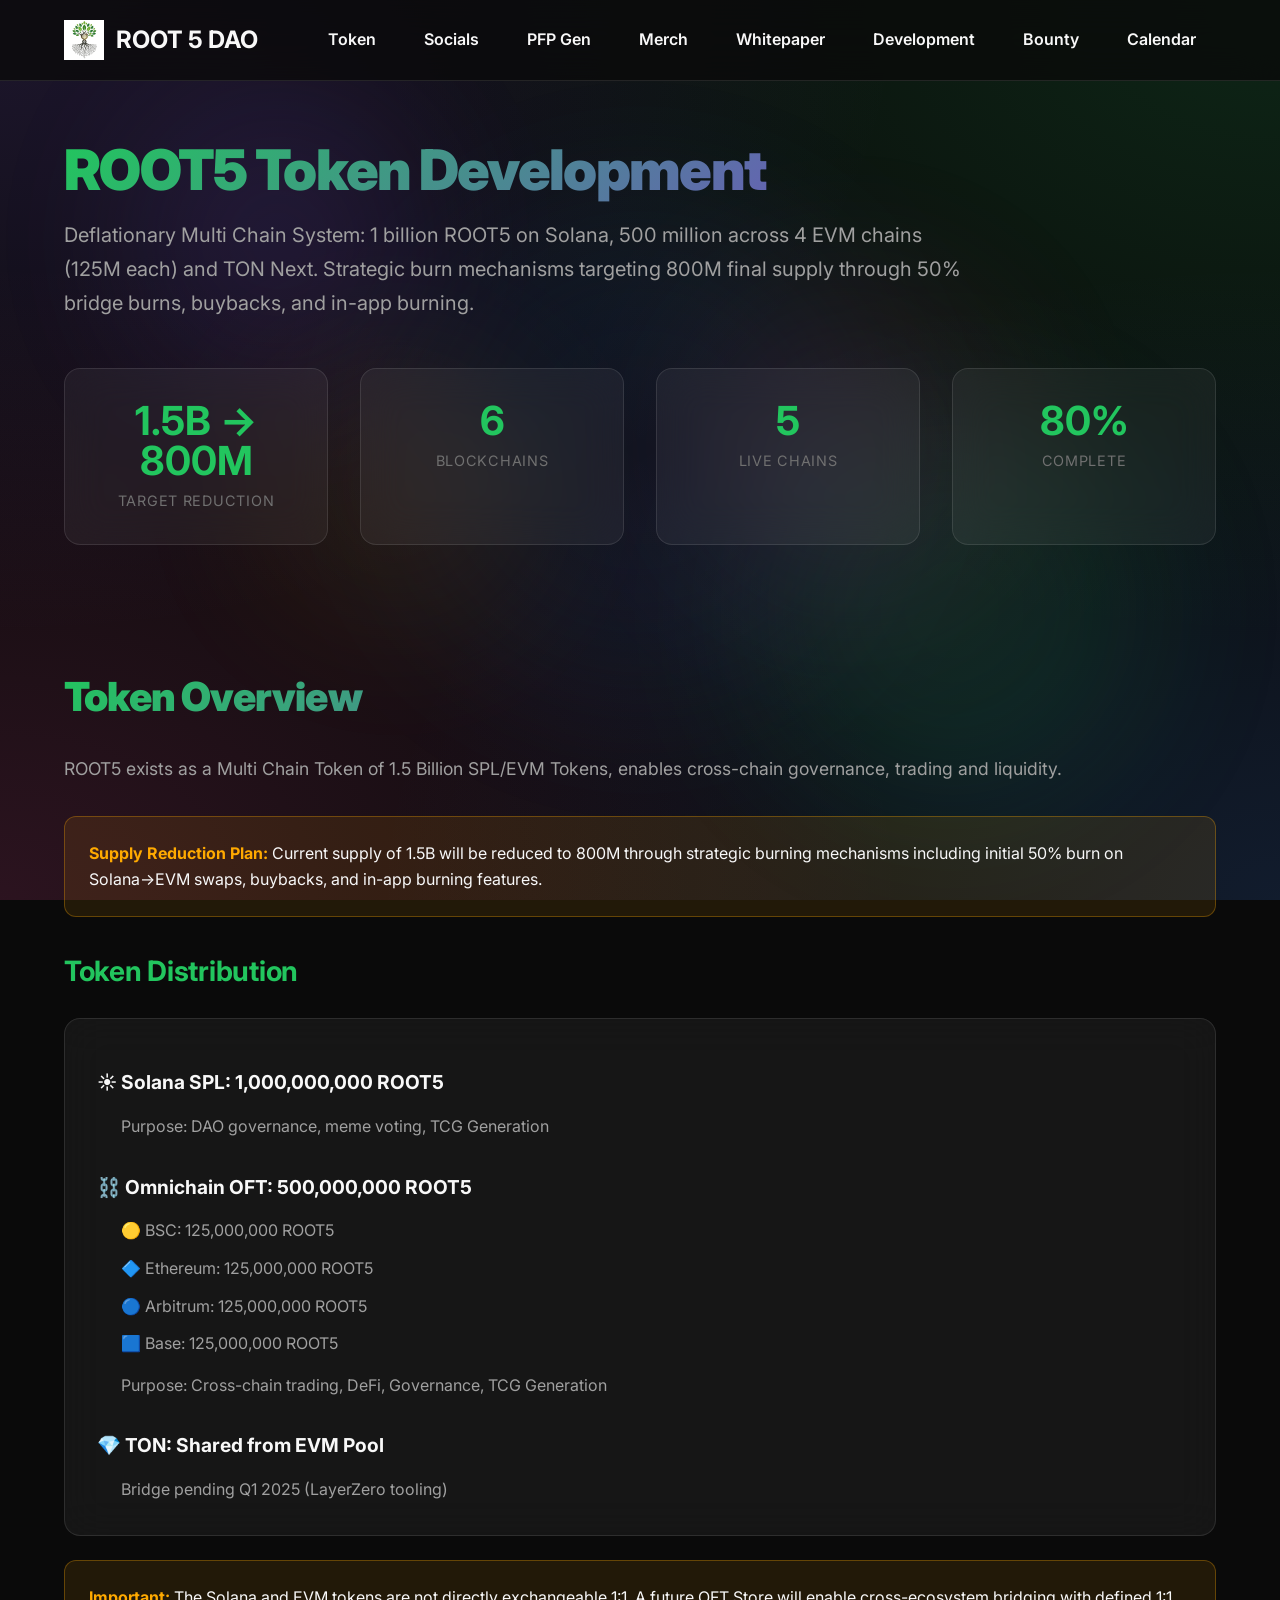
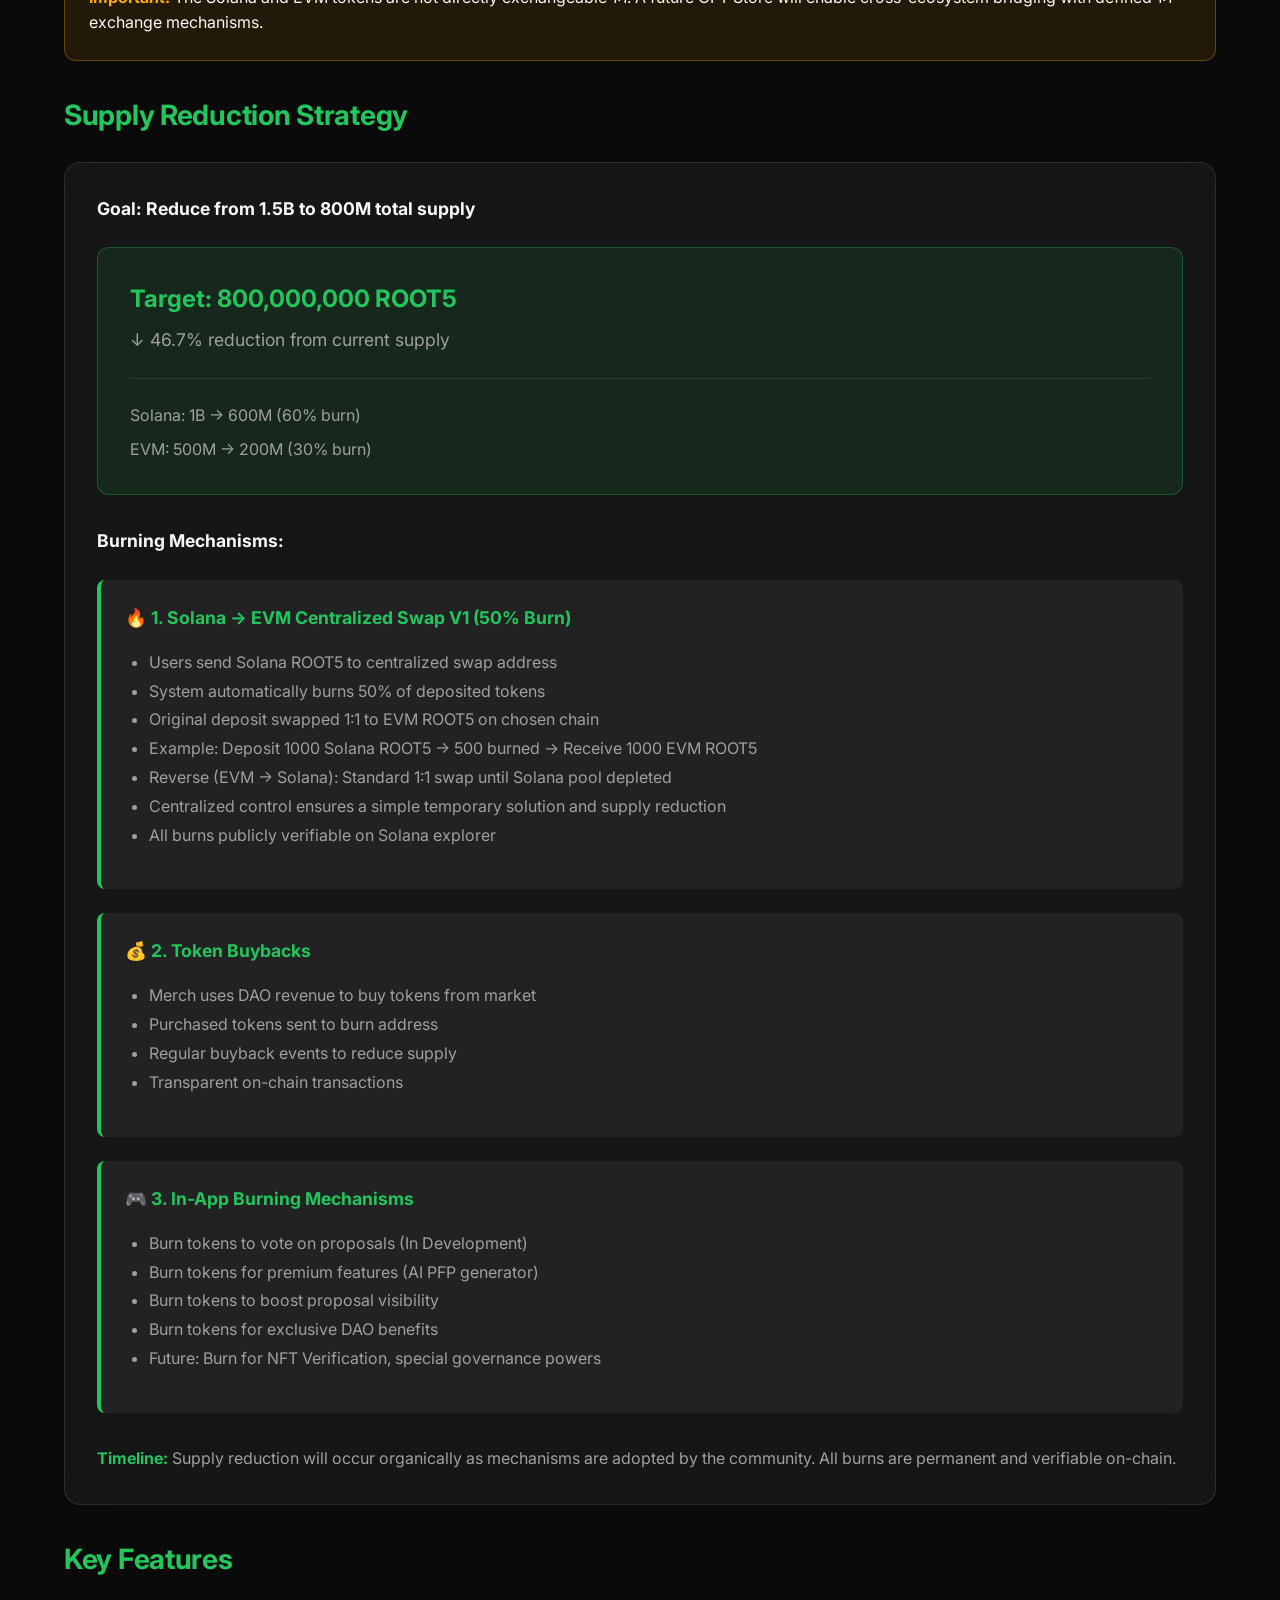
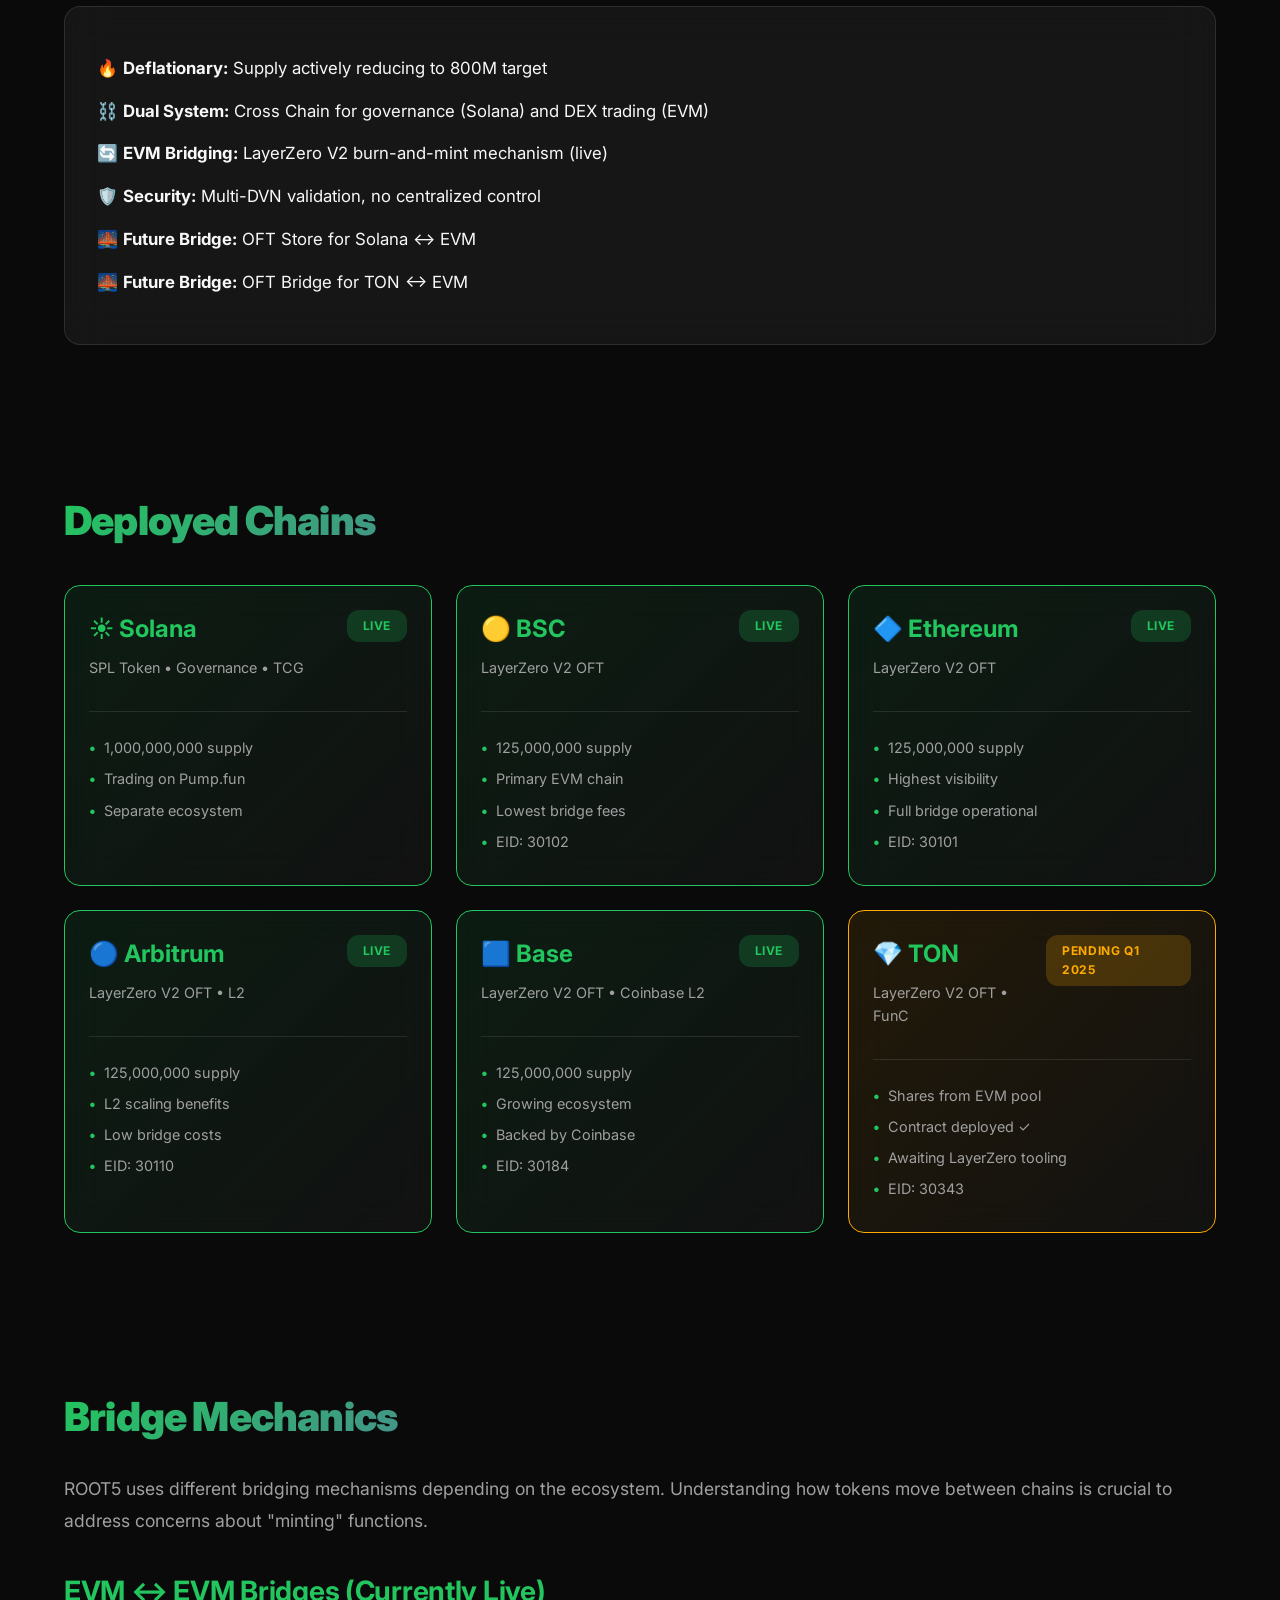
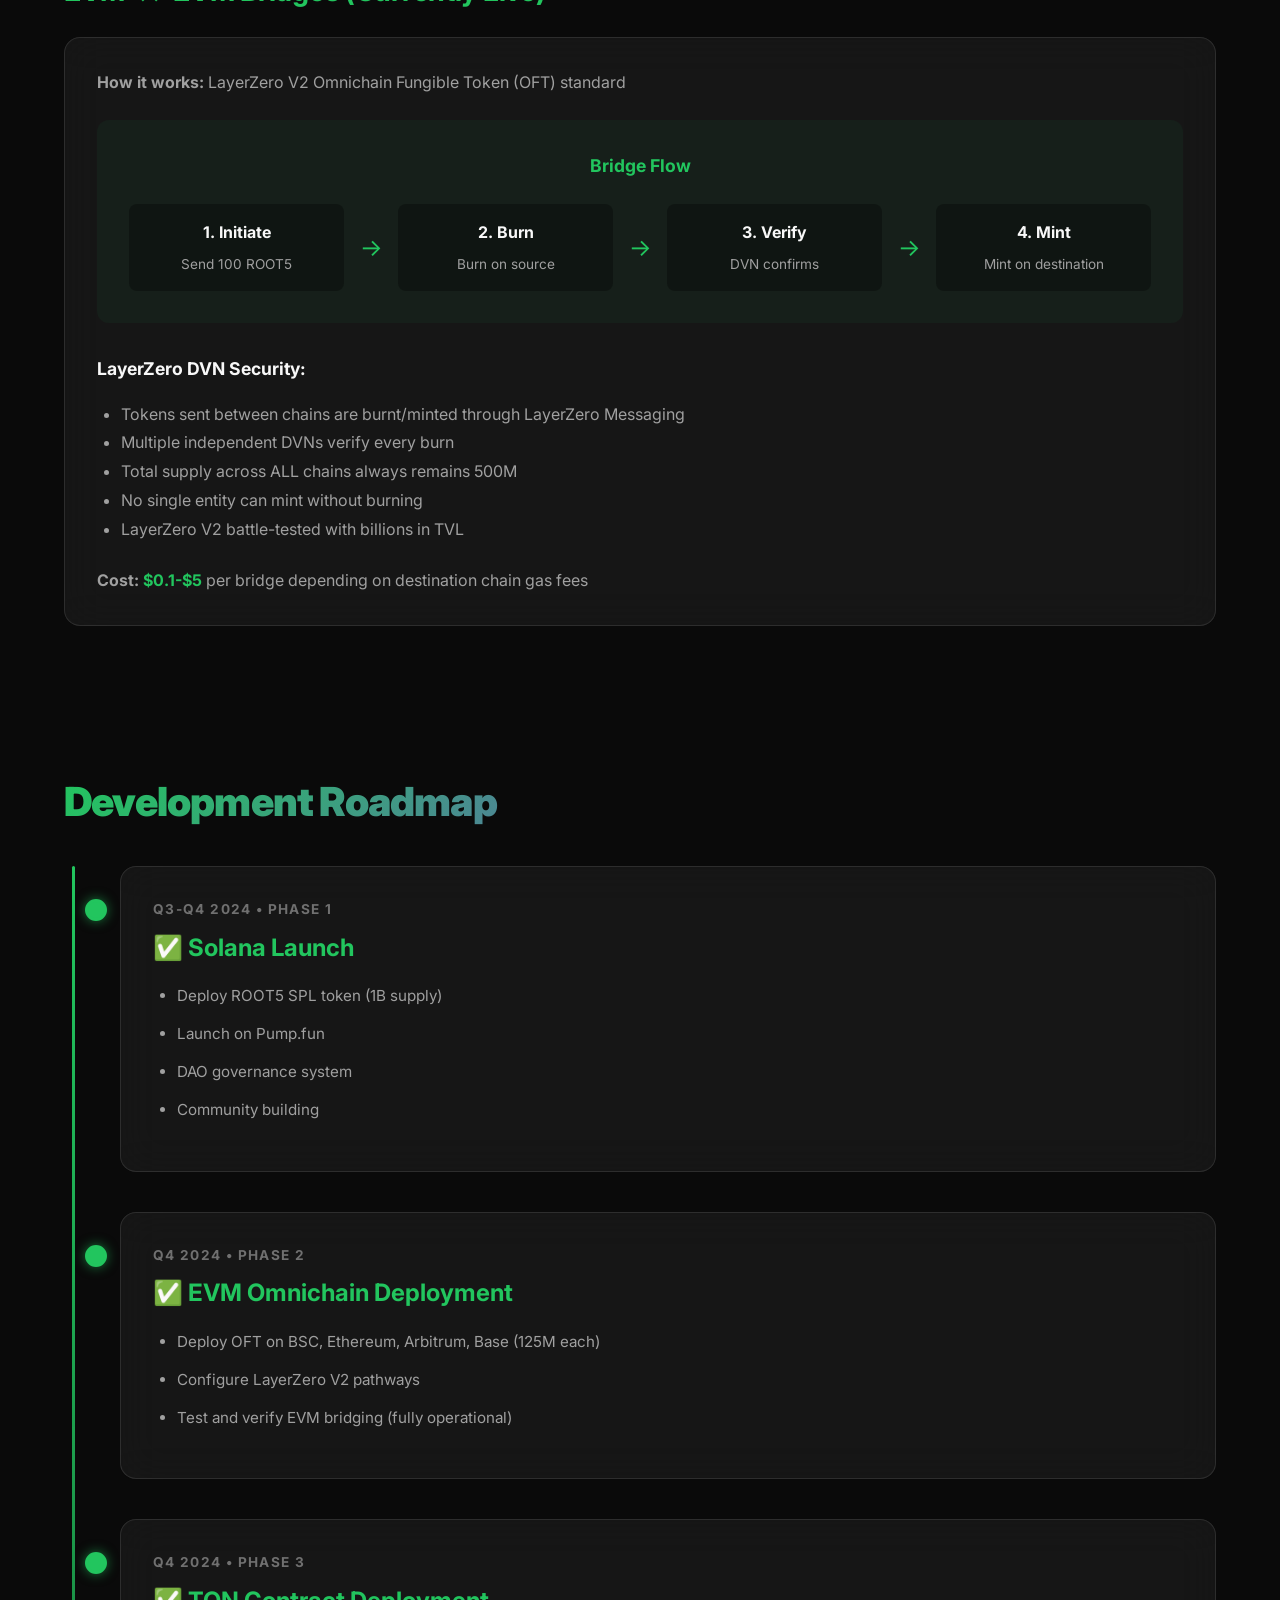
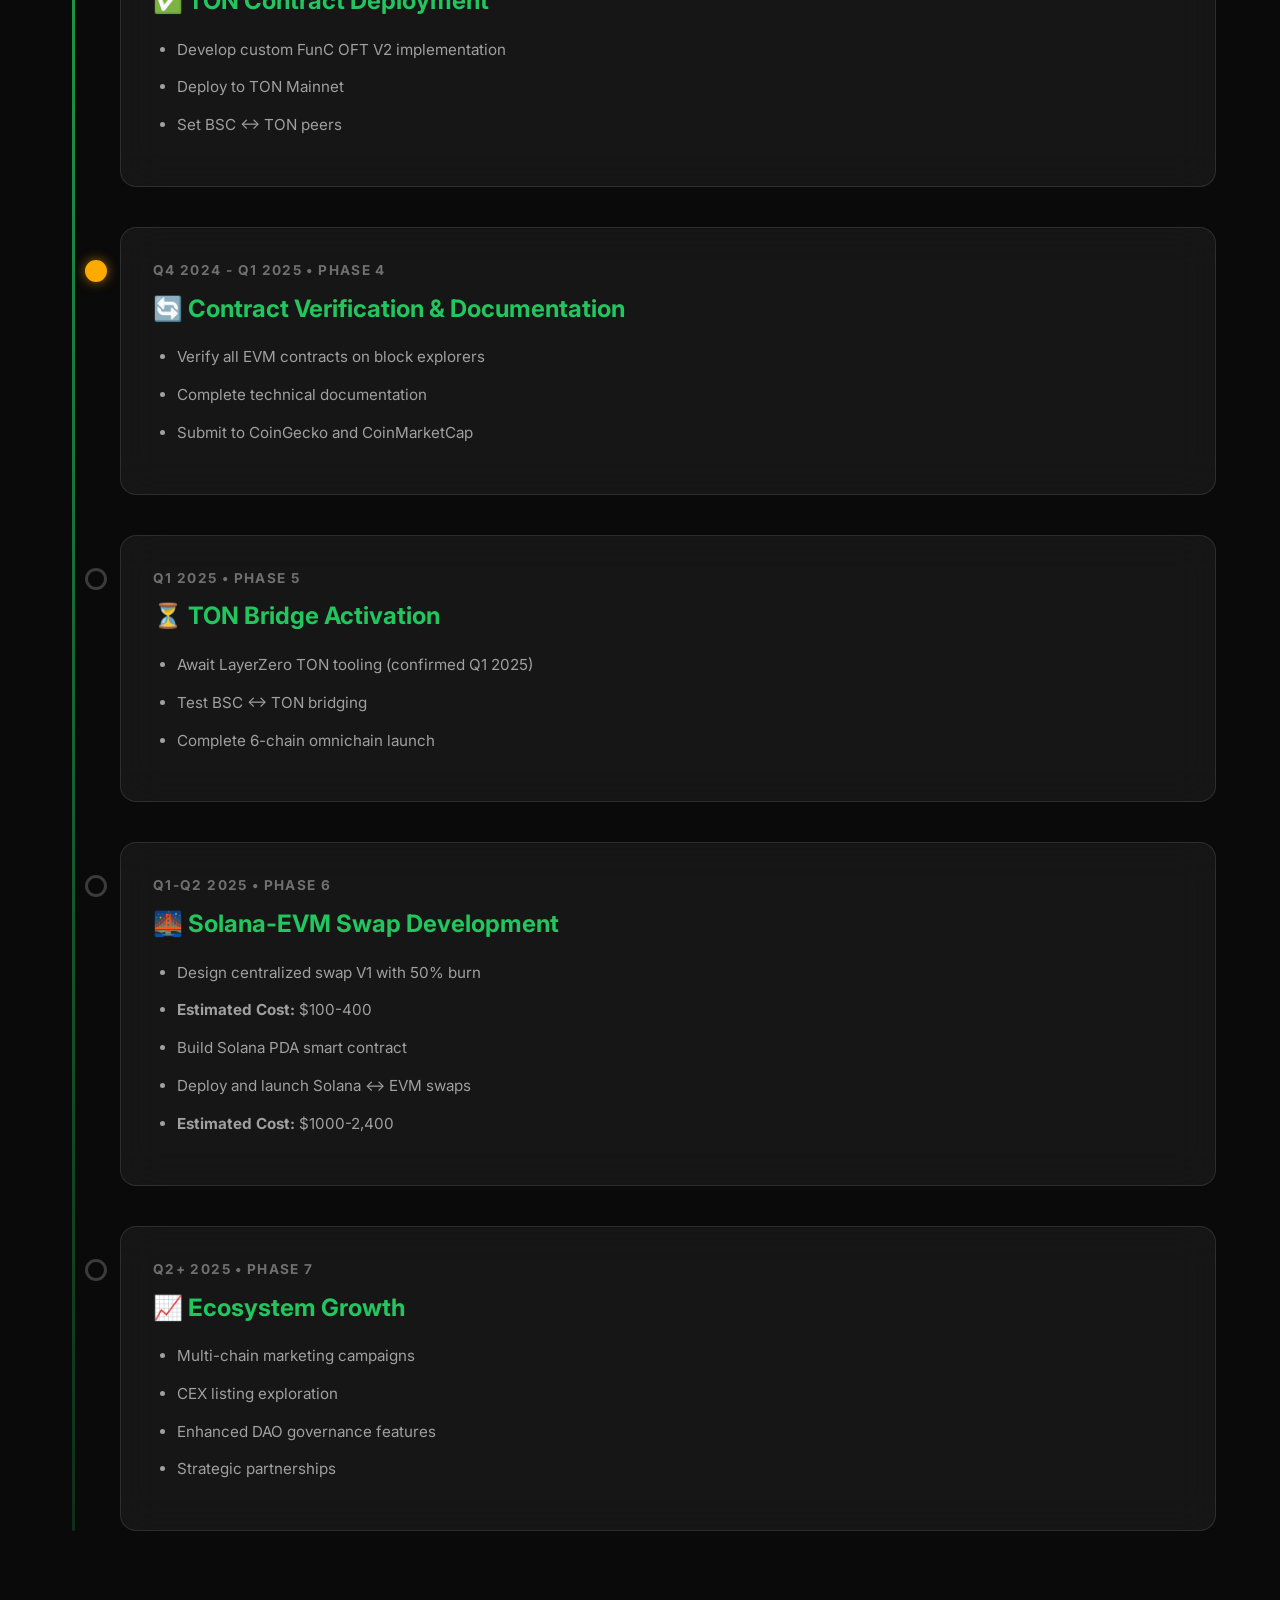
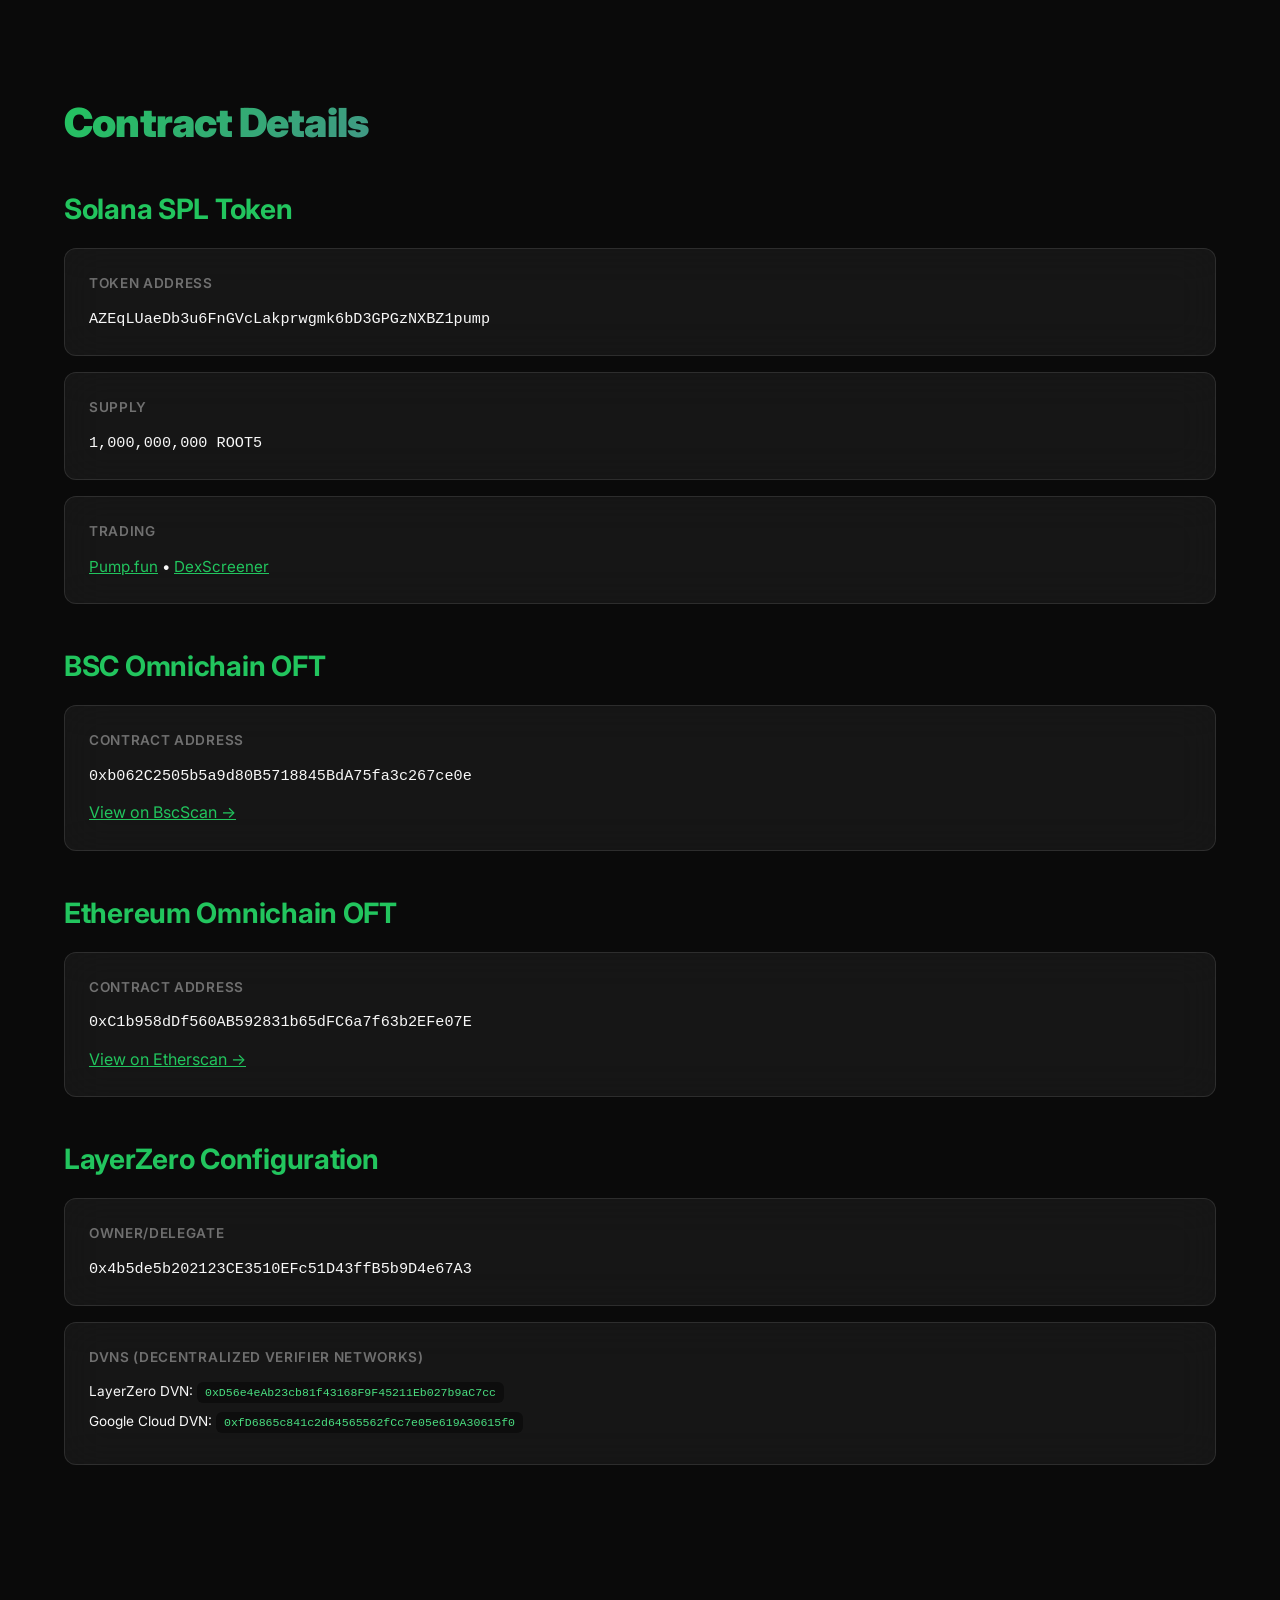
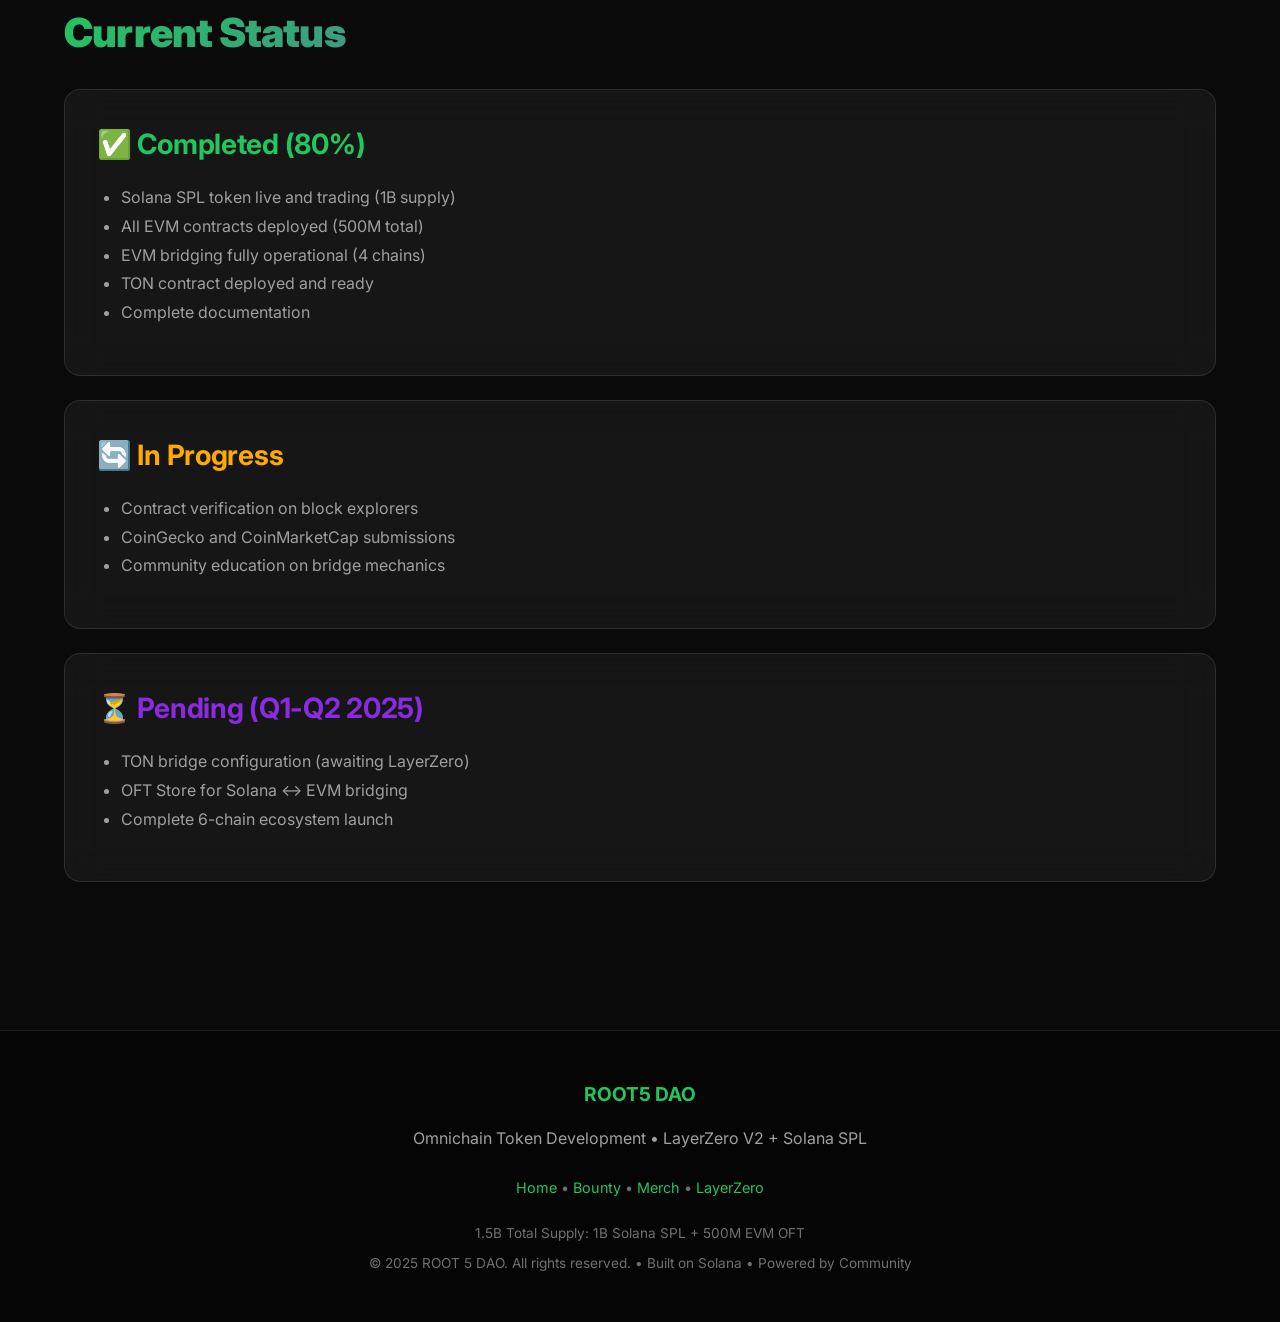
<file: development.html>
<!DOCTYPE html>
<html lang="en">
<head>
    <meta charset="UTF-8">
    <meta name="viewport" content="width=device-width, initial-scale=1.0">
    <title>Development - ROOT5 Token Omnichain Architecture | 6 Blockchains</title>
    <meta name="description" content="ROOT5 token deployment across 6 blockchains: Solana SPL, BSC, Ethereum, Arbitrum, Base, and TON via LayerZero V2. Technical documentation and roadmap.">
    <meta name="keywords" content="ROOT5 development, LayerZero V2, omnichain token, Solana development, cross-chain bridge, EVM deployment, TON blockchain, blockchain integration">
    
    <!-- Open Graph Meta Tags -->
    <meta property="og:type" content="article">
    <meta property="og:url" content="https://root5dao.com/development">
    <meta property="og:title" content="ROOT5 Development - Omnichain Architecture">
    <meta property="og:description" content="ROOT5 token deployment across 6 blockchains via LayerZero V2. Technical documentation and roadmap.">
    <meta property="og:image" content="https://root5dao.com/layers/logo.jpg">
    <meta property="og:site_name" content="ROOT5 DAO">
    
    <!-- Twitter Card Tags -->
    <meta name="twitter:card" content="summary_large_image">
    <meta name="twitter:url" content="https://root5dao.com/development">
    <meta name="twitter:title" content="ROOT5 Development - Omnichain Architecture">
    <meta name="twitter:description" content="ROOT5 token across 6 blockchains via LayerZero V2.">
    <meta name="twitter:image" content="https://root5dao.com/layers/logo.jpg">
    
    <!-- Additional Meta Tags -->
    <meta name="robots" content="index, follow">
    <meta name="language" content="English">
    <meta name="author" content="ROOT5 DAO">
    <link rel="canonical" href="https://root5dao.com/development">
    
    <link rel="icon" type="image/jpeg" href="/layers/logo.jpg">
    <link rel="stylesheet" href="https://cdnjs.cloudflare.com/ajax/libs/font-awesome/6.4.0/css/all.min.css">
    <link rel="preconnect" href="https://fonts.googleapis.com">
    <link rel="preconnect" href="https://fonts.gstatic.com" crossorigin>
    <link href="https://fonts.googleapis.com/css2?family=Inter:wght@400;600;700;900&display=swap" rel="stylesheet">
    <style>
        :root {
            --primary: #22c55e;
            --primary-light: #4ade80;
            --primary-dark: #16a34a;
            --secondary: #8a2be2;
        }
        
        * { 
            margin: 0; 
            padding: 0; 
            box-sizing: border-box; 
            font-family: 'Inter', -apple-system, BlinkMacSystemFont, 'Segoe UI', sans-serif; 
        }
        
        body {
            background: #0a0a0a;
            background-image: 
                radial-gradient(at 0% 0%, rgba(139, 92, 246, 0.15) 0px, transparent 50%),
                radial-gradient(at 100% 0%, rgba(34, 197, 94, 0.15) 0px, transparent 50%),
                radial-gradient(at 100% 100%, rgba(59, 130, 246, 0.15) 0px, transparent 50%),
                radial-gradient(at 0% 100%, rgba(236, 72, 153, 0.15) 0px, transparent 50%);
            background-attachment: fixed;
            color: #f8f8f8;
            overflow-x: hidden;
            -webkit-font-smoothing: antialiased;
            -moz-osx-font-smoothing: grayscale;
            text-rendering: optimizeLegibility;
            line-height: 1.6;
        }

        /* Background Orbs */
        .bg-orbs { position: fixed; inset: 0; pointer-events: none; z-index: 0; overflow: hidden; }
        .orb {
            position: absolute;
            border-radius: 50%;
            filter: blur(80px);
            opacity: 0.3;
            animation: float 8s ease-in-out infinite;
        }
        .orb-1 { 
            top: 10%; 
            left: 10%; 
            width: 300px; 
            height: 300px; 
            background: rgba(139, 92, 246, 0.4);
            animation: float 10s ease-in-out infinite, pulse 4s ease-in-out infinite;
        }
        .orb-2 { 
            bottom: 10%; 
            right: 10%; 
            width: 400px; 
            height: 400px; 
            background: rgba(34, 197, 94, 0.4); 
            animation: float 12s ease-in-out infinite reverse, pulse 5s ease-in-out infinite; 
            animation-delay: 2s; 
        }
        .orb-3 { 
            top: 50%; 
            left: 50%; 
            transform: translate(-50%, -50%); 
            width: 500px; 
            height: 500px; 
            background: rgba(59, 130, 246, 0.3); 
            animation: float 15s ease-in-out infinite, pulse 6s ease-in-out infinite; 
            animation-delay: 4s; 
        }
        .orb-4 {
            top: 30%;
            right: 20%;
            width: 350px;
            height: 350px;
            background: rgba(236, 72, 153, 0.3);
            animation: float 11s ease-in-out infinite, pulse 5s ease-in-out infinite;
            animation-delay: 1s;
        }
        .orb-5 {
            bottom: 30%;
            left: 20%;
            width: 280px;
            height: 280px;
            background: rgba(251, 191, 36, 0.25);
            animation: float 13s ease-in-out infinite reverse, pulse 4.5s ease-in-out infinite;
            animation-delay: 3s;
        }
        
        @keyframes float {
            0%, 100% { transform: translate(0, 0) rotate(0deg); }
            25% { transform: translate(30px, -40px) rotate(5deg); }
            50% { transform: translate(-20px, -30px) rotate(-3deg); }
            75% { transform: translate(-40px, 20px) rotate(4deg); }
        }
        
        @keyframes pulse {
            0%, 100% { opacity: 0.3; transform: scale(1); }
            50% { opacity: 0.5; transform: scale(1.1); }
        }

        /* Mobile optimizations - Fix flickering */
        @media (max-width: 768px) {
            body {
                /* Remove fixed attachment on mobile - major cause of flickering */
                background-attachment: scroll;
                /* Simplify background on mobile */
                background-image: 
                    radial-gradient(at 50% 0%, rgba(139, 92, 246, 0.1) 0px, transparent 50%),
                    radial-gradient(at 50% 100%, rgba(34, 197, 94, 0.1) 0px, transparent 50%);
            }
            
            /* Completely disable orb animations and reduce complexity */
            .bg-orbs {
                display: none;
            }
            
            .orb {
                animation: none !important;
                opacity: 0;
                display: none;
            }
        }

        .container { max-width: 1200px; margin: 0 auto; padding: 0 24px; position: relative; z-index: 1; }
        
        /* Header */
        header {
            padding: 20px 0;
            position: fixed;
            width: 100%;
            top: 0;
            z-index: 1000;
            background: rgba(10, 10, 10, 0.8);
            backdrop-filter: blur(20px);
            border-bottom: 1px solid rgba(255, 255, 255, 0.1);
            transition: all 0.3s ease;
        }
        header.scrolled { background: rgba(10, 10, 10, 0.95); box-shadow: 0 4px 20px rgba(0, 0, 0, 0.5); }
        .header-content { display: flex; justify-content: space-between; align-items: center; }
        .logo { display: flex; align-items: center; gap: 12px; font-size: 1.5rem; font-weight: bold; color: #f8f8f8; text-decoration: none; }
        .logo img { height: 40px; }
        nav ul { display: flex; list-style: none; gap: 8px; }
        nav a { color: #f8f8f8; text-decoration: none; font-weight: 600; padding: 10px 20px; border-radius: 12px; transition: all 0.3s; }
        nav a:hover { color: var(--primary); background: rgba(34, 197, 94, 0.1); }
        
        /* Mobile Menu */
        .mobile-menu-btn {
            display: none;
            background: none;
            border: none;
            color: #f8f8f8;
            font-size: 1.5rem;
            cursor: pointer;
            padding: 8px;
        }
        
        @media (max-width: 1200px) {
            nav ul { gap: 4px; }
            nav a { padding: 8px 12px; font-size: 0.9rem; }
        }
        
        @media (max-width: 968px) {
            .mobile-menu-btn { display: block; }
            nav { position: fixed; top: 80px; left: 0; right: 0; background: rgba(10, 10, 10, 0.98); backdrop-filter: blur(20px); padding: 20px; border-bottom: 1px solid rgba(255, 255, 255, 0.1); transform: translateY(-100%); opacity: 0; transition: all 0.3s; pointer-events: none; }
            nav.active { transform: translateY(0); opacity: 1; pointer-events: all; }
            nav ul { flex-direction: column; gap: 8px; }
            nav a { display: block; padding: 12px 20px; }
        }

        /* Hero */
        .hero {
            padding: 140px 0 60px;
        }

        h1 {
            font-size: 3.5rem;
            font-weight: 900;
            line-height: 1.1;
            margin-bottom: 1rem;
            letter-spacing: -0.03em;
            background: linear-gradient(135deg, var(--primary), var(--secondary));
            -webkit-background-clip: text;
            -webkit-text-fill-color: transparent;
        }

        .subtitle {
            font-size: 1.25rem;
            color: #a0a0a0;
            margin-bottom: 2rem;
            max-width: 900px;
            line-height: 1.7;
        }

        .stats {
            display: grid;
            grid-template-columns: repeat(auto-fit, minmax(180px, 1fr));
            gap: 2rem;
            margin-top: 3rem;
        }

        .stat {
            background: rgba(255, 255, 255, 0.05);
            backdrop-filter: blur(20px);
            border: 1px solid rgba(255, 255, 255, 0.1);
            border-radius: 16px;
            padding: 2rem 1.5rem;
            text-align: center;
            transition: all 0.3s;
        }

        .stat:hover {
            transform: translateY(-8px);
            border-color: var(--primary);
            box-shadow: 0 12px 40px rgba(34, 197, 94, 0.2);
        }

        .stat-value {
            font-size: 2.5rem;
            font-weight: 700;
            color: var(--primary);
            line-height: 1;
            margin-bottom: 0.5rem;
        }

        .stat-label {
            font-size: 0.9rem;
            color: #707070;
            text-transform: uppercase;
            letter-spacing: 0.05em;
        }

        /* Content Sections */
        section {
            padding: 60px 0;
            position: relative;
        }

        h2 {
            font-size: 2.5rem;
            font-weight: 900;
            margin-bottom: 1.5rem;
            letter-spacing: -0.02em;
            background: linear-gradient(135deg, var(--primary), var(--secondary));
            -webkit-background-clip: text;
            -webkit-text-fill-color: transparent;
        }

        h3 {
            font-size: 1.75rem;
            font-weight: 700;
            margin: 2rem 0 1rem;
            letter-spacing: -0.01em;
            color: var(--primary);
        }

        /* Cards */
        .card {
            background: rgba(255, 255, 255, 0.05);
            backdrop-filter: blur(20px);
            border: 1px solid rgba(255, 255, 255, 0.1);
            border-radius: 16px;
            padding: 2rem;
            margin: 1.5rem 0;
            transition: all 0.3s;
        }

        .card:hover {
            border-color: rgba(34, 197, 94, 0.5);
            box-shadow: 0 8px 32px rgba(34, 197, 94, 0.15);
        }

        /* Chain Grid */
        .chain-grid {
            display: grid;
            grid-template-columns: repeat(auto-fill, minmax(300px, 1fr));
            gap: 1.5rem;
            margin: 2rem 0;
        }

        .chain-card {
            background: rgba(255, 255, 255, 0.05);
            backdrop-filter: blur(20px);
            border: 1px solid rgba(255, 255, 255, 0.1);
            border-radius: 16px;
            padding: 1.5rem;
            transition: all 0.3s;
        }

        .chain-card:hover {
            transform: translateY(-8px);
            border-color: var(--primary);
            box-shadow: 0 12px 40px rgba(34, 197, 94, 0.2);
        }

        .chain-card.live {
            border-color: var(--primary);
            background: linear-gradient(135deg, rgba(34, 197, 94, 0.1) 0%, rgba(26, 26, 26, 0.5) 100%);
        }

        .chain-card.pending {
            border-color: #ffaa00;
            background: linear-gradient(135deg, rgba(255, 170, 0, 0.1) 0%, rgba(26, 26, 26, 0.5) 100%);
        }

        .chain-header {
            display: flex;
            justify-content: space-between;
            align-items: start;
            margin-bottom: 1rem;
        }

        .chain-name {
            font-size: 1.5rem;
            font-weight: 700;
            margin-bottom: 0.5rem;
            color: var(--primary);
        }

        .status-badge {
            font-size: 0.75rem;
            padding: 0.4rem 1rem;
            border-radius: 12px;
            font-weight: 700;
            text-transform: uppercase;
            letter-spacing: 0.05em;
        }

        .status-live {
            background: rgba(34, 197, 94, 0.2);
            color: var(--primary);
        }

        .status-pending {
            background: rgba(255, 170, 0, 0.2);
            color: #ffaa00;
        }

        .chain-info {
            font-size: 0.9rem;
            color: #a0a0a0;
            margin-bottom: 1rem;
        }

        .chain-details {
            margin-top: 1rem;
            padding-top: 1rem;
            border-top: 1px solid rgba(255, 255, 255, 0.1);
        }

        .chain-detail {
            font-size: 0.9rem;
            color: #a0a0a0;
            margin: 0.5rem 0;
            display: flex;
            align-items: center;
            gap: 0.5rem;
        }

        .chain-detail::before {
            content: '•';
            color: var(--primary);
            font-weight: bold;
        }

        /* Alert Box */
        .alert {
            background: rgba(255, 170, 0, 0.1);
            border: 1px solid rgba(255, 170, 0, 0.3);
            border-radius: 12px;
            padding: 1.5rem;
            margin: 1.5rem 0;
            color: #f8f8f8;
        }

        .alert strong {
            color: #ffaa00;
        }

        /* Buttons */
        .btn {
            display: inline-block;
            padding: 14px 32px;
            background: linear-gradient(135deg, var(--primary), var(--primary-dark));
            color: #000;
            text-decoration: none;
            border-radius: 12px;
            font-weight: 700;
            font-size: 1rem;
            transition: all 0.3s;
            border: none;
            cursor: pointer;
            box-shadow: 0 4px 16px rgba(34, 197, 94, 0.3);
        }

        .btn:hover {
            transform: translateY(-3px);
            box-shadow: 0 8px 24px rgba(34, 197, 94, 0.5);
        }

        .btn-secondary {
            background: rgba(255, 255, 255, 0.05);
            border: 2px solid rgba(255, 255, 255, 0.2);
            color: #f8f8f8;
        }

        .btn-secondary:hover {
            border-color: var(--primary);
            background: rgba(34, 197, 94, 0.1);
            color: var(--primary);
        }

        .btn-group {
            display: flex;
            gap: 1rem;
            flex-wrap: wrap;
            margin-top: 2rem;
        }

        /* Code Blocks */
        code {
            font-family: 'Courier New', monospace;
            background: rgba(0, 0, 0, 0.4);
            padding: 0.25rem 0.5rem;
            border-radius: 6px;
            font-size: 0.85em;
            color: var(--primary-light);
        }

        .contract-box {
            background: rgba(255, 255, 255, 0.05);
            backdrop-filter: blur(20px);
            border: 1px solid rgba(255, 255, 255, 0.1);
            border-radius: 12px;
            padding: 1.5rem;
            margin: 1rem 0;
        }

        .contract-label {
            font-size: 0.85rem;
            color: #707070;
            font-weight: 600;
            text-transform: uppercase;
            letter-spacing: 0.05em;
            margin-bottom: 0.75rem;
        }

        .contract-value {
            font-family: 'Courier New', monospace;
            font-size: 0.95rem;
            color: #f8f8f8;
            word-break: break-all;
        }

        /* Tables */
        table {
            width: 100%;
            border-collapse: separate;
            border-spacing: 0;
            background: rgba(255, 255, 255, 0.05);
            backdrop-filter: blur(20px);
            border: 1px solid rgba(255, 255, 255, 0.1);
            border-radius: 12px;
            overflow: hidden;
            margin: 2rem 0;
        }

        th {
            background: rgba(34, 197, 94, 0.1);
            padding: 1rem;
            text-align: left;
            font-weight: 700;
            font-size: 0.85rem;
            text-transform: uppercase;
            letter-spacing: 0.05em;
            color: var(--primary);
            border-bottom: 1px solid rgba(255, 255, 255, 0.1);
        }

        td {
            padding: 1rem;
            border-bottom: 1px solid rgba(255, 255, 255, 0.05);
            color: #a0a0a0;
        }

        tr:last-child td {
            border-bottom: none;
        }

        tr:hover {
            background: rgba(34, 197, 94, 0.05);
        }

        .cost {
            font-weight: 700;
            color: var(--primary);
        }

        /* Roadmap */
        .roadmap {
            position: relative;
            padding-left: 2rem;
            margin: 2rem 0;
        }

        .roadmap::before {
            content: '';
            position: absolute;
            left: 8px;
            top: 0;
            bottom: 0;
            width: 3px;
            background: linear-gradient(180deg, var(--primary) 0%, rgba(34, 197, 94, 0.2) 100%);
            border-radius: 2px;
        }

        .roadmap-item {
            position: relative;
            margin-bottom: 2.5rem;
            padding: 2rem;
            background: rgba(255, 255, 255, 0.05);
            backdrop-filter: blur(20px);
            border: 1px solid rgba(255, 255, 255, 0.1);
            border-radius: 16px;
            margin-left: 1.5rem;
            transition: all 0.3s;
        }

        .roadmap-item:hover {
            border-color: var(--primary);
            transform: translateX(8px);
            box-shadow: 0 8px 32px rgba(34, 197, 94, 0.2);
        }

        .roadmap-item::before {
            content: '';
            position: absolute;
            left: -2.25rem;
            top: 2rem;
            width: 16px;
            height: 16px;
            background: #0a0a0a;
            border: 3px solid rgba(255, 255, 255, 0.2);
            border-radius: 50%;
        }

        .roadmap-item.completed::before {
            background: var(--primary);
            border-color: var(--primary);
            box-shadow: 0 0 12px rgba(34, 197, 94, 0.6);
        }

        .roadmap-item.current::before {
            background: #ffaa00;
            border-color: #ffaa00;
            box-shadow: 0 0 12px rgba(255, 170, 0, 0.6);
            animation: pulse 2s ease-in-out infinite;
        }

        .roadmap-phase {
            font-size: 0.85rem;
            color: #707070;
            font-weight: 700;
            text-transform: uppercase;
            letter-spacing: 0.1em;
            margin-bottom: 0.5rem;
        }

        .roadmap-title {
            font-size: 1.5rem;
            font-weight: 700;
            margin-bottom: 1rem;
            color: var(--primary);
        }

        .roadmap-desc {
            color: #a0a0a0;
            font-size: 0.95rem;
            line-height: 1.7;
        }

        .roadmap-desc ul {
            margin: 1rem 0;
            padding-left: 1.5rem;
        }

        .roadmap-desc li {
            margin: 0.75rem 0;
        }

        /* Footer */
        footer {
            background: rgba(0, 0, 0, 0.5);
            padding: 3rem 0;
            border-top: 1px solid rgba(255, 255, 255, 0.1);
            margin-top: 4rem;
            text-align: center;
        }

        footer a {
            color: var(--primary);
            text-decoration: none;
            transition: all 0.3s;
        }

        footer a:hover {
            color: var(--primary-light);
        }

        /* Responsive */
        @media (max-width: 768px) {
            h1 { font-size: 2.5rem; }
            h2 { font-size: 2rem; }
            .hero { padding: 120px 0 40px; }
            .stats { grid-template-columns: 1fr; gap: 1rem; }
            .chain-grid { grid-template-columns: 1fr; }
            .roadmap { padding-left: 1.5rem; }
            .btn-group { flex-direction: column; }
            .btn { width: 100%; text-align: center; }
        }
    </style>
</head>
<body>
    <div class="bg-orbs">
        <div class="orb orb-1"></div>
        <div class="orb orb-2"></div>
        <div class="orb orb-3"></div>
        <div class="orb orb-4"></div>
        <div class="orb orb-5"></div>
    </div>

    <header id="header">
        <div class="container">
            <div class="header-content">
                <a href="/" class="logo">
                    <img src="/layers/logo.jpg" alt="ROOT 5 DAO">
                    <span>ROOT 5 DAO</span>
                </a>
                <button class="mobile-menu-btn" onclick="toggleMenu()">
                    <i class="fas fa-bars"></i>
                </button>
                <nav id="nav">
                    <ul>
                        <li><a href="/#token">Token</a></li>
                        <li><a href="/#socials">Socials</a></li>
                        <li><a href="/#generator">PFP Gen</a></li>
                        <li><a href="https://www.root5merch.com" target="_blank">Merch</a></li>
                        <li><a href="/whitepaper">Whitepaper</a></li>
                        <li><a href="/development">Development</a></li>
                        <li><a href="https://bounty.root5dao.com" target="_blank">Bounty</a></li>
                        <li><a href="https://bounty.root5dao.com/bounty-calendar" target="_blank">Calendar</a></li>
                    </ul>
                </nav>
            </div>
        </div>
    </header>

    <div class="hero">
        <div class="container">
            <h1>ROOT5 Token Development</h1>
            <p class="subtitle">Deflationary Multi Chain System: 1 billion ROOT5 on Solana, 500 million across 4 EVM chains (125M each) and TON Next. Strategic burn mechanisms targeting 800M final supply through 50% bridge burns, buybacks, and in-app burning.</p>
            
            <div class="stats">
                <div class="stat">
                    <div class="stat-value">1.5B → 800M</div>
                    <div class="stat-label">Target Reduction</div>
                </div>
                <div class="stat">
                    <div class="stat-value">6</div>
                    <div class="stat-label">Blockchains</div>
                </div>
                <div class="stat">
                    <div class="stat-value">5</div>
                    <div class="stat-label">Live Chains</div>
                </div>
                <div class="stat">
                    <div class="stat-value">80%</div>
                    <div class="stat-label">Complete</div>
                </div>
            </div>
        </div>
    </div>

    <div class="container">
        
        <!-- Token Overview -->
        <section id="overview">
            <h2>Token Overview</h2>
            <p style="color: #a0a0a0; font-size: 1.1rem; line-height: 1.8; margin-bottom: 2rem;">ROOT5 exists as a Multi Chain Token of 1.5 Billion SPL/EVM Tokens, enables cross-chain governance, trading and liquidity.</p>

            <div class="alert">
                <strong>Supply Reduction Plan:</strong> Current supply of 1.5B will be reduced to 800M through strategic burning mechanisms including initial 50% burn on Solana→EVM swaps, buybacks, and in-app burning features.
            </div>

            <h3>Token Distribution</h3>
            <div class="card">
                <ul style="list-style: none; padding: 0;">
                    <li style="margin: 1rem 0; font-size: 1.2rem;"><strong>☀️ Solana SPL: 1,000,000,000 ROOT5</strong></li>
                    <li style="margin: 0.75rem 0 0.75rem 1.5rem; color: #a0a0a0;">Purpose: DAO governance, meme voting, TCG Generation</li>
                    
                    <li style="margin: 2rem 0 1rem 0; font-size: 1.2rem;"><strong>⛓️ Omnichain OFT: 500,000,000 ROOT5</strong></li>
                    <li style="margin: 0.75rem 0; padding-left: 1.5rem; color: #a0a0a0;">🟡 BSC: 125,000,000 ROOT5</li>
                    <li style="margin: 0.75rem 0; padding-left: 1.5rem; color: #a0a0a0;">🔷 Ethereum: 125,000,000 ROOT5</li>
                    <li style="margin: 0.75rem 0; padding-left: 1.5rem; color: #a0a0a0;">🔵 Arbitrum: 125,000,000 ROOT5</li>
                    <li style="margin: 0.75rem 0; padding-left: 1.5rem; color: #a0a0a0;">🟦 Base: 125,000,000 ROOT5</li>
                    <li style="margin: 1rem 0 0 1.5rem; color: #a0a0a0;">Purpose: Cross-chain trading, DeFi, Governance, TCG Generation</li>
                    
                    <li style="margin: 2rem 0 1rem 0; font-size: 1.2rem;"><strong>💎 TON: Shared from EVM Pool</strong></li>
                    <li style="margin: 0.5rem 0 0 1.5rem; color: #a0a0a0;">Bridge pending Q1 2025 (LayerZero tooling)</li>
                </ul>
            </div>

            <div class="alert">
                <strong>Important:</strong> The Solana and EVM tokens are not directly exchangeable 1:1. A future OFT Store will enable cross-ecosystem bridging with defined 1:1 exchange mechanisms.
            </div>

            <h3>Supply Reduction Strategy</h3>
            <div class="card">
                <p style="margin-bottom: 1.5rem; font-size: 1.1rem;"><strong>Goal: Reduce from 1.5B to 800M total supply</strong></p>
                
                <div style="background: rgba(34, 197, 94, 0.1); padding: 2rem; border-radius: 12px; margin: 1.5rem 0; border: 1px solid rgba(34, 197, 94, 0.3);">
                    <div style="font-size: 1.5rem; font-weight: 700; margin-bottom: 0.5rem; color: var(--primary);">Target: 800,000,000 ROOT5</div>
                    <div style="color: #a0a0a0; font-size: 1.1rem;">↓ 46.7% reduction from current supply</div>
                    <div style="margin-top: 1.5rem; padding-top: 1.5rem; border-top: 1px solid rgba(255, 255, 255, 0.1);">
                        <div style="color: #a0a0a0; font-size: 1rem;">Solana: 1B → 600M (60% burn)</div>
                        <div style="color: #a0a0a0; font-size: 1rem; margin-top: 0.5rem;">EVM: 500M → 200M (30% burn)</div>
                    </div>
                </div>

                <p style="margin: 2rem 0 1.5rem; font-size: 1.1rem;"><strong>Burning Mechanisms:</strong></p>
                
                <div style="margin: 1.5rem 0; padding: 1.5rem; background: rgba(255, 255, 255, 0.05); border-left: 4px solid var(--primary); border-radius: 8px;">
                    <div style="font-weight: 700; margin-bottom: 1rem; color: var(--primary); font-size: 1.1rem;">🔥 1. Solana → EVM Centralized Swap V1 (50% Burn)</div>
                    <ul style="margin: 1rem 0; padding-left: 1.5rem; color: #a0a0a0; line-height: 1.8;">
                        <li>Users send Solana ROOT5 to centralized swap address</li>
                        <li>System automatically burns 50% of deposited tokens</li>
                        <li>Original deposit swapped 1:1 to EVM ROOT5 on chosen chain</li>
                        <li>Example: Deposit 1000 Solana ROOT5 → 500 burned → Receive 1000 EVM ROOT5</li>
                        <li>Reverse (EVM → Solana): Standard 1:1 swap until Solana pool depleted</li>
                        <li>Centralized control ensures a simple temporary solution and supply reduction</li>
                        <li>All burns publicly verifiable on Solana explorer</li>
                    </ul>
                </div>

                <div style="margin: 1.5rem 0; padding: 1.5rem; background: rgba(255, 255, 255, 0.05); border-left: 4px solid var(--primary); border-radius: 8px;">
                    <div style="font-weight: 700; margin-bottom: 1rem; color: var(--primary); font-size: 1.1rem;">💰 2. Token Buybacks</div>
                    <ul style="margin: 1rem 0; padding-left: 1.5rem; color: #a0a0a0; line-height: 1.8;">
                        <li>Merch uses DAO revenue to buy tokens from market</li>
                        <li>Purchased tokens sent to burn address</li>
                        <li>Regular buyback events to reduce supply</li>
                        <li>Transparent on-chain transactions</li>
                    </ul>
                </div>

                <div style="margin: 1.5rem 0; padding: 1.5rem; background: rgba(255, 255, 255, 0.05); border-left: 4px solid var(--primary); border-radius: 8px;">
                    <div style="font-weight: 700; margin-bottom: 1rem; color: var(--primary); font-size: 1.1rem;">🎮 3. In-App Burning Mechanisms</div>
                    <ul style="margin: 1rem 0; padding-left: 1.5rem; color: #a0a0a0; line-height: 1.8;">
                        <li>Burn tokens to vote on proposals (In Development)</li>
                        <li>Burn tokens for premium features (AI PFP generator)</li>
                        <li>Burn tokens to boost proposal visibility</li>
                        <li>Burn tokens for exclusive DAO benefits</li>
                        <li>Future: Burn for NFT Verification, special governance powers</li>
                    </ul>
                </div>

                <p style="margin-top: 2rem; color: #a0a0a0; font-size: 1rem; line-height: 1.7;">
                    <strong style="color: var(--primary);">Timeline:</strong> Supply reduction will occur organically as mechanisms are adopted by the community. All burns are permanent and verifiable on-chain.
                </p>
            </div>

            <h3>Key Features</h3>
            <div class="card">
                <ul style="list-style: none; padding: 0;">
                    <li style="margin: 1rem 0; font-size: 1.05rem;">🔥 <strong>Deflationary:</strong> Supply actively reducing to 800M target</li>
                    <li style="margin: 1rem 0; font-size: 1.05rem;">⛓️ <strong>Dual System:</strong> Cross Chain for governance (Solana) and DEX trading (EVM)</li>
                    <li style="margin: 1rem 0; font-size: 1.05rem;">🔄 <strong>EVM Bridging:</strong> LayerZero V2 burn-and-mint mechanism (live)</li>
                    <li style="margin: 1rem 0; font-size: 1.05rem;">🛡️ <strong>Security:</strong> Multi-DVN validation, no centralized control</li>
                    <li style="margin: 1rem 0; font-size: 1.05rem;">🌉 <strong>Future Bridge:</strong> OFT Store for Solana ↔ EVM</li>
                    <li style="margin: 1rem 0; font-size: 1.05rem;">🌉 <strong>Future Bridge:</strong> OFT Bridge for TON ↔ EVM</li>
                </ul>
            </div>
        </section>

        <!-- Deployed Chains -->
        <section>
            <h2>Deployed Chains</h2>
            
            <div class="chain-grid">
                <div class="chain-card live">
                    <div class="chain-header">
                        <div>
                            <div class="chain-name">☀️ Solana</div>
                            <div class="chain-info">SPL Token • Governance • TCG</div>
                        </div>
                        <span class="status-badge status-live">LIVE</span>
                    </div>
                    <div class="chain-details">
                        <div class="chain-detail">1,000,000,000 supply</div>
                        <div class="chain-detail">Trading on Pump.fun</div>
                        <div class="chain-detail">Separate ecosystem</div>
                    </div>
                </div>

                <div class="chain-card live">
                    <div class="chain-header">
                        <div>
                            <div class="chain-name">🟡 BSC</div>
                            <div class="chain-info">LayerZero V2 OFT</div>
                        </div>
                        <span class="status-badge status-live">LIVE</span>
                    </div>
                    <div class="chain-details">
                        <div class="chain-detail">125,000,000 supply</div>
                        <div class="chain-detail">Primary EVM chain</div>
                        <div class="chain-detail">Lowest bridge fees</div>
                        <div class="chain-detail">EID: 30102</div>
                    </div>
                </div>

                <div class="chain-card live">
                    <div class="chain-header">
                        <div>
                            <div class="chain-name">🔷 Ethereum</div>
                            <div class="chain-info">LayerZero V2 OFT</div>
                        </div>
                        <span class="status-badge status-live">LIVE</span>
                    </div>
                    <div class="chain-details">
                        <div class="chain-detail">125,000,000 supply</div>
                        <div class="chain-detail">Highest visibility</div>
                        <div class="chain-detail">Full bridge operational</div>
                        <div class="chain-detail">EID: 30101</div>
                    </div>
                </div>

                <div class="chain-card live">
                    <div class="chain-header">
                        <div>
                            <div class="chain-name">🔵 Arbitrum</div>
                            <div class="chain-info">LayerZero V2 OFT • L2</div>
                        </div>
                        <span class="status-badge status-live">LIVE</span>
                    </div>
                    <div class="chain-details">
                        <div class="chain-detail">125,000,000 supply</div>
                        <div class="chain-detail">L2 scaling benefits</div>
                        <div class="chain-detail">Low bridge costs</div>
                        <div class="chain-detail">EID: 30110</div>
                    </div>
                </div>

                <div class="chain-card live">
                    <div class="chain-header">
                        <div>
                            <div class="chain-name">🟦 Base</div>
                            <div class="chain-info">LayerZero V2 OFT • Coinbase L2</div>
                        </div>
                        <span class="status-badge status-live">LIVE</span>
                    </div>
                    <div class="chain-details">
                        <div class="chain-detail">125,000,000 supply</div>
                        <div class="chain-detail">Growing ecosystem</div>
                        <div class="chain-detail">Backed by Coinbase</div>
                        <div class="chain-detail">EID: 30184</div>
                    </div>
                </div>

                <div class="chain-card pending">
                    <div class="chain-header">
                        <div>
                            <div class="chain-name">💎 TON</div>
                            <div class="chain-info">LayerZero V2 OFT • FunC</div>
                        </div>
                        <span class="status-badge status-pending">PENDING Q1 2025</span>
                    </div>
                    <div class="chain-details">
                        <div class="chain-detail">Shares from EVM pool</div>
                        <div class="chain-detail">Contract deployed ✓</div>
                        <div class="chain-detail">Awaiting LayerZero tooling</div>
                        <div class="chain-detail">EID: 30343</div>
                    </div>
                </div>
            </div>
        </section>

        <!-- Bridge Mechanics - Condensed for space -->
        <section id="bridges">
            <h2>Bridge Mechanics</h2>
            <p style="color: #a0a0a0; font-size: 1.1rem; line-height: 1.8; margin-bottom: 2rem;">ROOT5 uses different bridging mechanisms depending on the ecosystem. Understanding how tokens move between chains is crucial to address concerns about "minting" functions.</p>

            <h3>EVM ↔ EVM Bridges (Currently Live)</h3>
            <div class="card">
                <p style="margin-bottom: 1.5rem; color: #a0a0a0;"><strong>How it works:</strong> LayerZero V2 Omnichain Fungible Token (OFT) standard</p>
                
                <div style="background: rgba(34, 197, 94, 0.05); padding: 2rem; border-radius: 12px; margin: 1.5rem 0;">
                    <div style="text-align: center; margin-bottom: 1.5rem; color: var(--primary); font-weight: 700; font-size: 1.1rem;">Bridge Flow</div>
                    <div style="display: flex; align-items: center; justify-content: space-between; flex-wrap: wrap; gap: 1rem;">
                        <div style="flex: 1; min-width: 150px; background: rgba(0,0,0,0.3); padding: 1rem; border-radius: 8px; text-align: center;">
                            <div style="font-weight: 700; margin-bottom: 0.5rem;">1. Initiate</div>
                            <div style="font-size: 0.85rem; color: #a0a0a0;">Send 100 ROOT5</div>
                        </div>
                        <div style="color: var(--primary); font-size: 1.5rem;">→</div>
                        <div style="flex: 1; min-width: 150px; background: rgba(0,0,0,0.3); padding: 1rem; border-radius: 8px; text-align: center;">
                            <div style="font-weight: 700; margin-bottom: 0.5rem;">2. Burn</div>
                            <div style="font-size: 0.85rem; color: #a0a0a0;">Burn on source</div>
                        </div>
                        <div style="color: var(--primary); font-size: 1.5rem;">→</div>
                        <div style="flex: 1; min-width: 150px; background: rgba(0,0,0,0.3); padding: 1rem; border-radius: 8px; text-align: center;">
                            <div style="font-weight: 700; margin-bottom: 0.5rem;">3. Verify</div>
                            <div style="font-size: 0.85rem; color: #a0a0a0;">DVN confirms</div>
                        </div>
                        <div style="color: var(--primary); font-size: 1.5rem;">→</div>
                        <div style="flex: 1; min-width: 150px; background: rgba(0,0,0,0.3); padding: 1rem; border-radius: 8px; text-align: center;">
                            <div style="font-weight: 700; margin-bottom: 0.5rem;">4. Mint</div>
                            <div style="font-size: 0.85rem; color: #a0a0a0;">Mint on destination</div>
                        </div>
                    </div>
                </div>

                <p style="margin-top: 2rem; font-size: 1.1rem;"><strong>LayerZero DVN Security:</strong></p>
                <ul style="margin: 1rem 0; padding-left: 1.5rem; color: #a0a0a0; line-height: 1.8;">
                    <li>Tokens sent between chains are burnt/minted through LayerZero Messaging</li>
                    <li>Multiple independent DVNs verify every burn</li>
                    <li>Total supply across ALL chains always remains 500M</li>
                    <li>No single entity can mint without burning</li>
                    <li>LayerZero V2 battle-tested with billions in TVL</li>
                </ul>

                <p style="margin-top: 1.5rem; color: #a0a0a0;"><strong>Cost:</strong> <span style="color: var(--primary); font-weight: 700;">$0.1-$5</span> per bridge depending on destination chain gas fees</p>
            </div>
        </section>

        <!-- Roadmap -->
        <section id="roadmap">
            <h2>Development Roadmap</h2>
            
            <div class="roadmap">
                <div class="roadmap-item completed">
                    <div class="roadmap-phase">Q3-Q4 2024 • Phase 1</div>
                    <div class="roadmap-title">✅ Solana Launch</div>
                    <div class="roadmap-desc">
                        <ul>
                            <li>Deploy ROOT5 SPL token (1B supply)</li>
                            <li>Launch on Pump.fun</li>
                            <li>DAO governance system</li>
                            <li>Community building</li>
                        </ul>
                    </div>
                </div>

                <div class="roadmap-item completed">
                    <div class="roadmap-phase">Q4 2024 • Phase 2</div>
                    <div class="roadmap-title">✅ EVM Omnichain Deployment</div>
                    <div class="roadmap-desc">
                        <ul>
                            <li>Deploy OFT on BSC, Ethereum, Arbitrum, Base (125M each)</li>
                            <li>Configure LayerZero V2 pathways</li>
                            <li>Test and verify EVM bridging (fully operational)</li>
                        </ul>
                    </div>
                </div>

                <div class="roadmap-item completed">
                    <div class="roadmap-phase">Q4 2024 • Phase 3</div>
                    <div class="roadmap-title">✅ TON Contract Deployment</div>
                    <div class="roadmap-desc">
                        <ul>
                            <li>Develop custom FunC OFT V2 implementation</li>
                            <li>Deploy to TON Mainnet</li>
                            <li>Set BSC ↔ TON peers</li>
                        </ul>
                    </div>
                </div>

                <div class="roadmap-item current">
                    <div class="roadmap-phase">Q4 2024 - Q1 2025 • Phase 4</div>
                    <div class="roadmap-title">🔄 Contract Verification & Documentation</div>
                    <div class="roadmap-desc">
                        <ul>
                            <li>Verify all EVM contracts on block explorers</li>
                            <li>Complete technical documentation</li>
                            <li>Submit to CoinGecko and CoinMarketCap</li>
                        </ul>
                    </div>
                </div>

                <div class="roadmap-item">
                    <div class="roadmap-phase">Q1 2025 • Phase 5</div>
                    <div class="roadmap-title">⏳ TON Bridge Activation</div>
                    <div class="roadmap-desc">
                        <ul>
                            <li>Await LayerZero TON tooling (confirmed Q1 2025)</li>
                            <li>Test BSC ↔ TON bridging</li>
                            <li>Complete 6-chain omnichain launch</li>
                        </ul>
                    </div>
                </div>

                <div class="roadmap-item">
                    <div class="roadmap-phase">Q1-Q2 2025 • Phase 6</div>
                    <div class="roadmap-title">🌉 Solana-EVM Swap Development</div>
                    <div class="roadmap-desc">
                        <ul>
                            <li>Design centralized swap V1 with 50% burn</li>
                            <li><strong>Estimated Cost:</strong> $100-400</li>
                            <li>Build Solana PDA smart contract</li>
                            <li>Deploy and launch Solana ↔ EVM swaps</li>
                            <li><strong>Estimated Cost:</strong> $1000-2,400</li>
                        </ul>
                    </div>
                </div>

                <div class="roadmap-item">
                    <div class="roadmap-phase">Q2+ 2025 • Phase 7</div>
                    <div class="roadmap-title">📈 Ecosystem Growth</div>
                    <div class="roadmap-desc">
                        <ul>
                            <li>Multi-chain marketing campaigns</li>
                            <li>CEX listing exploration</li>
                            <li>Enhanced DAO governance features</li>
                            <li>Strategic partnerships</li>
                        </ul>
                    </div>
                </div>
            </div>
        </section>

        <!-- Contract Details -->
        <section>
            <h2>Contract Details</h2>

            <h3>Solana SPL Token</h3>
            <div class="contract-box">
                <div class="contract-label">Token Address</div>
                <div class="contract-value">AZEqLUaeDb3u6FnGVcLakprwgmk6bD3GPGzNXBZ1pump</div>
            </div>
            <div class="contract-box">
                <div class="contract-label">Supply</div>
                <div class="contract-value">1,000,000,000 ROOT5</div>
            </div>
            <div class="contract-box">
                <div class="contract-label">Trading</div>
                <div class="contract-value" style="font-family: inherit;">
                    <a href="https://pump.fun" target="_blank" style="color: var(--primary);">Pump.fun</a> • 
                    <a href="https://dexscreener.com/solana/basucpi8m39rs5chbuosta78bptcrjzy2ad6nj2vww6z" target="_blank" style="color: var(--primary);">DexScreener</a>
                </div>
            </div>

            <h3 style="margin-top: 2.5rem;">BSC Omnichain OFT</h3>
            <div class="contract-box">
                <div class="contract-label">Contract Address</div>
                <div class="contract-value">0xb062C2505b5a9d80B5718845BdA75fa3c267ce0e</div>
                <div style="margin-top: 0.75rem;">
                    <a href="https://bscscan.com/address/0xb062C2505b5a9d80B5718845BdA75fa3c267ce0e" target="_blank" style="color: var(--primary);">View on BscScan →</a>
                </div>
            </div>

            <h3 style="margin-top: 2.5rem;">Ethereum Omnichain OFT</h3>
            <div class="contract-box">
                <div class="contract-label">Contract Address</div>
                <div class="contract-value">0xC1b958dDf560AB592831b65dFC6a7f63b2EFe07E</div>
                <div style="margin-top: 0.75rem;">
                    <a href="https://etherscan.io/address/0xC1b958dDf560AB592831b65dFC6a7f63b2EFe07E" target="_blank" style="color: var(--primary);">View on Etherscan →</a>
                </div>
            </div>

            <h3 style="margin-top: 2.5rem;">LayerZero Configuration</h3>
            <div class="contract-box">
                <div class="contract-label">Owner/Delegate</div>
                <div class="contract-value">0x4b5de5b202123CE3510EFc51D43ffB5b9D4e67A3</div>
            </div>
            <div class="contract-box">
                <div class="contract-label">DVNs (Decentralized Verifier Networks)</div>
                <div class="contract-value" style="font-family: inherit; font-size: 0.85rem;">
                    <div style="margin: 0.5rem 0;">LayerZero DVN: <code>0xD56e4eAb23cb81f43168F9F45211Eb027b9aC7cc</code></div>
                    <div style="margin: 0.5rem 0;">Google Cloud DVN: <code>0xfD6865c841c2d64565562fCc7e05e619A30615f0</code></div>
                </div>
            </div>
        </section>

        <!-- Current Status -->
        <section>
            <h2>Current Status</h2>

            <div class="card">
                <h3 style="margin-top: 0; color: var(--primary);">✅ Completed (80%)</h3>
                <ul style="color: #a0a0a0; margin: 1rem 0; padding-left: 1.5rem; line-height: 1.8;">
                    <li>Solana SPL token live and trading (1B supply)</li>
                    <li>All EVM contracts deployed (500M total)</li>
                    <li>EVM bridging fully operational (4 chains)</li>
                    <li>TON contract deployed and ready</li>
                    <li>Complete documentation</li>
                </ul>
            </div>

            <div class="card">
                <h3 style="margin-top: 0; color: #ffaa00;">🔄 In Progress</h3>
                <ul style="color: #a0a0a0; margin: 1rem 0; padding-left: 1.5rem; line-height: 1.8;">
                    <li>Contract verification on block explorers</li>
                    <li>CoinGecko and CoinMarketCap submissions</li>
                    <li>Community education on bridge mechanics</li>
                </ul>
            </div>

            <div class="card">
                <h3 style="margin-top: 0; color: var(--secondary);">⏳ Pending (Q1-Q2 2025)</h3>
                <ul style="color: #a0a0a0; margin: 1rem 0; padding-left: 1.5rem; line-height: 1.8;">
                    <li>TON bridge configuration (awaiting LayerZero)</li>
                    <li>OFT Store for Solana ↔ EVM bridging</li>
                    <li>Complete 6-chain ecosystem launch</li>
                </ul>
            </div>
        </section>
    </div>

    <footer>
        <p style="font-size: 1.2rem; font-weight: 700; margin-bottom: 1rem; color: var(--primary);">ROOT5 DAO</p>
        <p style="color: #a0a0a0; margin-bottom: 1.5rem; font-size: 1rem;">
            Omnichain Token Development • LayerZero V2 + Solana SPL
        </p>
        <p style="color: #707070; font-size: 0.9rem;">
            <a href="/">Home</a> • 
            <a href="https://bounty.root5dao.com">Bounty</a> • 
            <a href="https://www.root5merch.com">Merch</a> • 
            <a href="https://docs.layerzero.network/" target="_blank">LayerZero</a>
        </p>
        <p style="margin-top: 1.5rem; color: #707070; font-size: 0.85rem;">
            1.5B Total Supply: 1B Solana SPL + 500M EVM OFT
        </p>
        <p style="margin-top: 0.5rem; color: #707070; font-size: 0.85rem;">
            © 2025 ROOT 5 DAO. All rights reserved. • Built on Solana • Powered by Community
        </p>
    </footer>

    <script>
        function toggleMenu() {
            const nav = document.getElementById('nav');
            nav.classList.toggle('active');
        }
        
        // Close mobile menu when clicking a link
        document.querySelectorAll('nav a').forEach(link => {
            link.addEventListener('click', () => {
                const nav = document.getElementById('nav');
                nav.classList.remove('active');
            });
        });
        
        // Header scroll effect
        window.addEventListener('scroll', function() {
            const header = document.getElementById('header');
            if (window.scrollY > 20) header.classList.add('scrolled');
            else header.classList.remove('scrolled');
        });
    </script>
</body>
</html>
</file>
